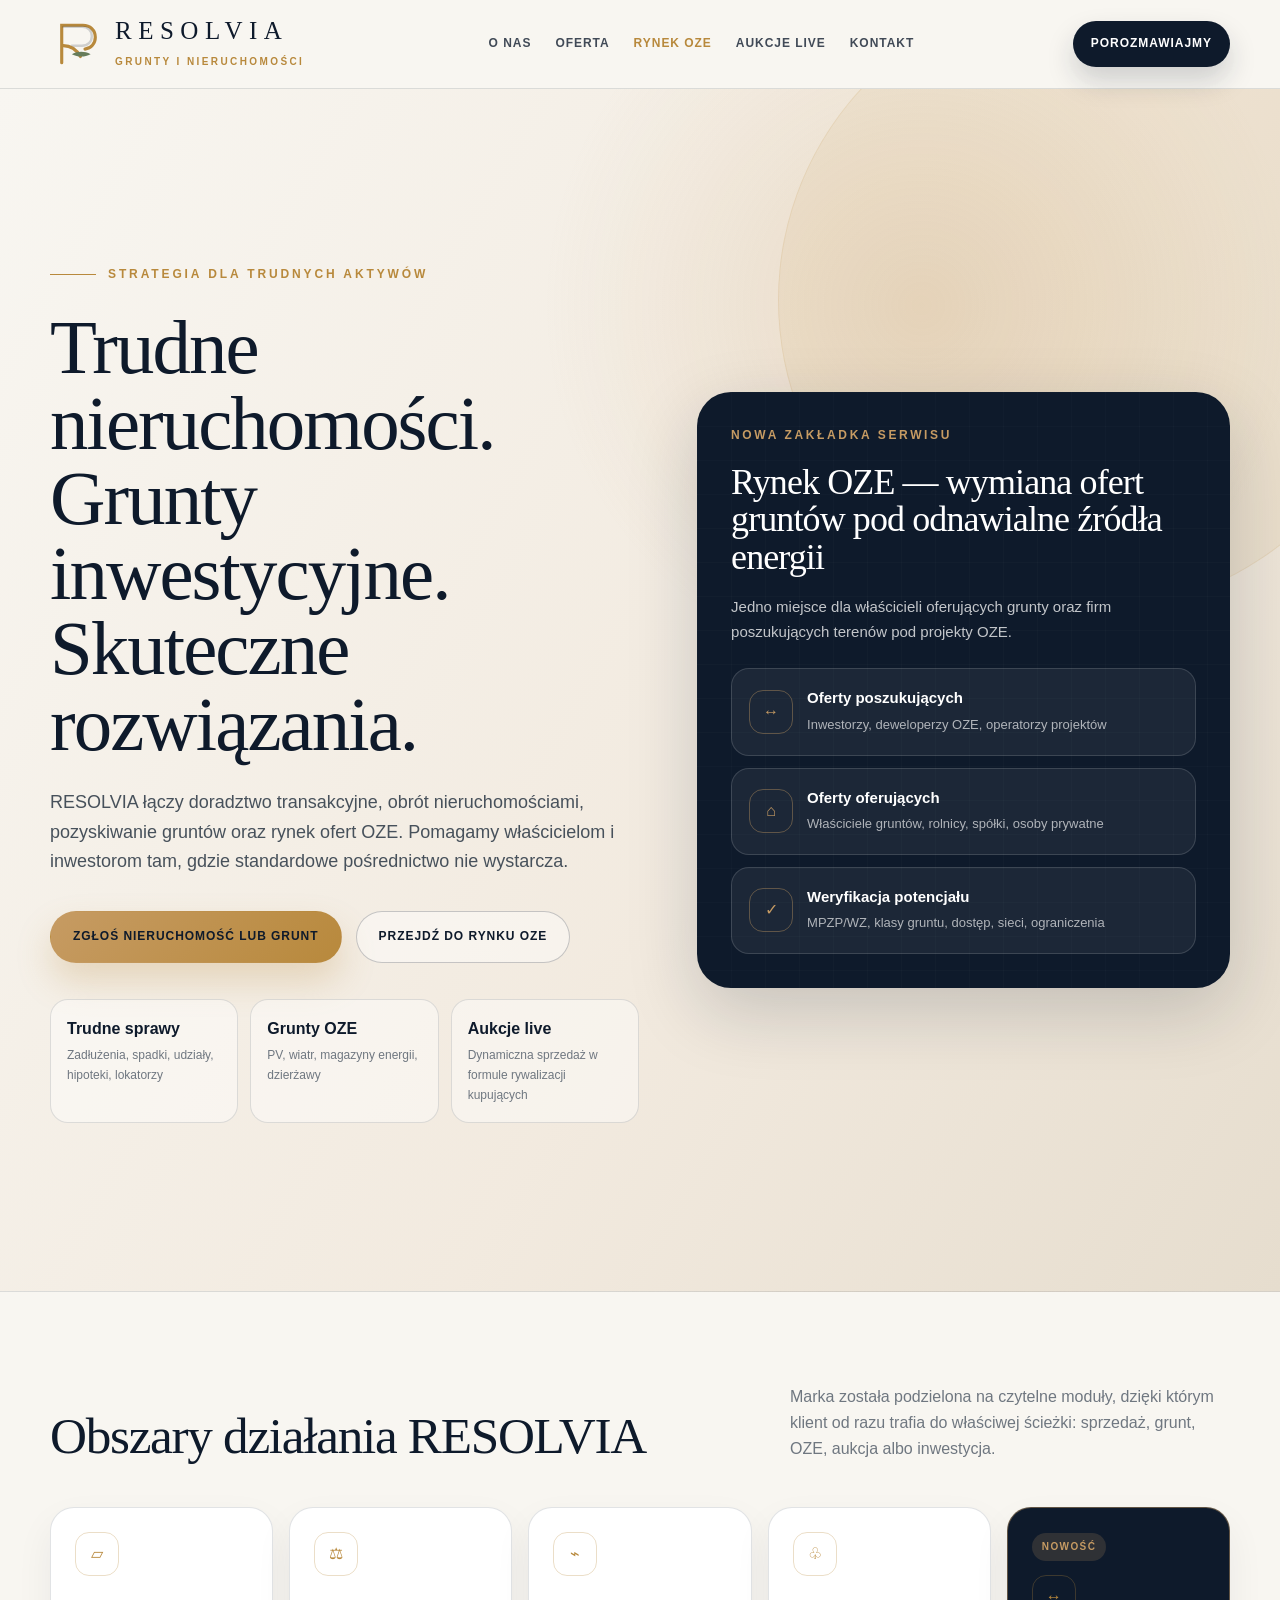
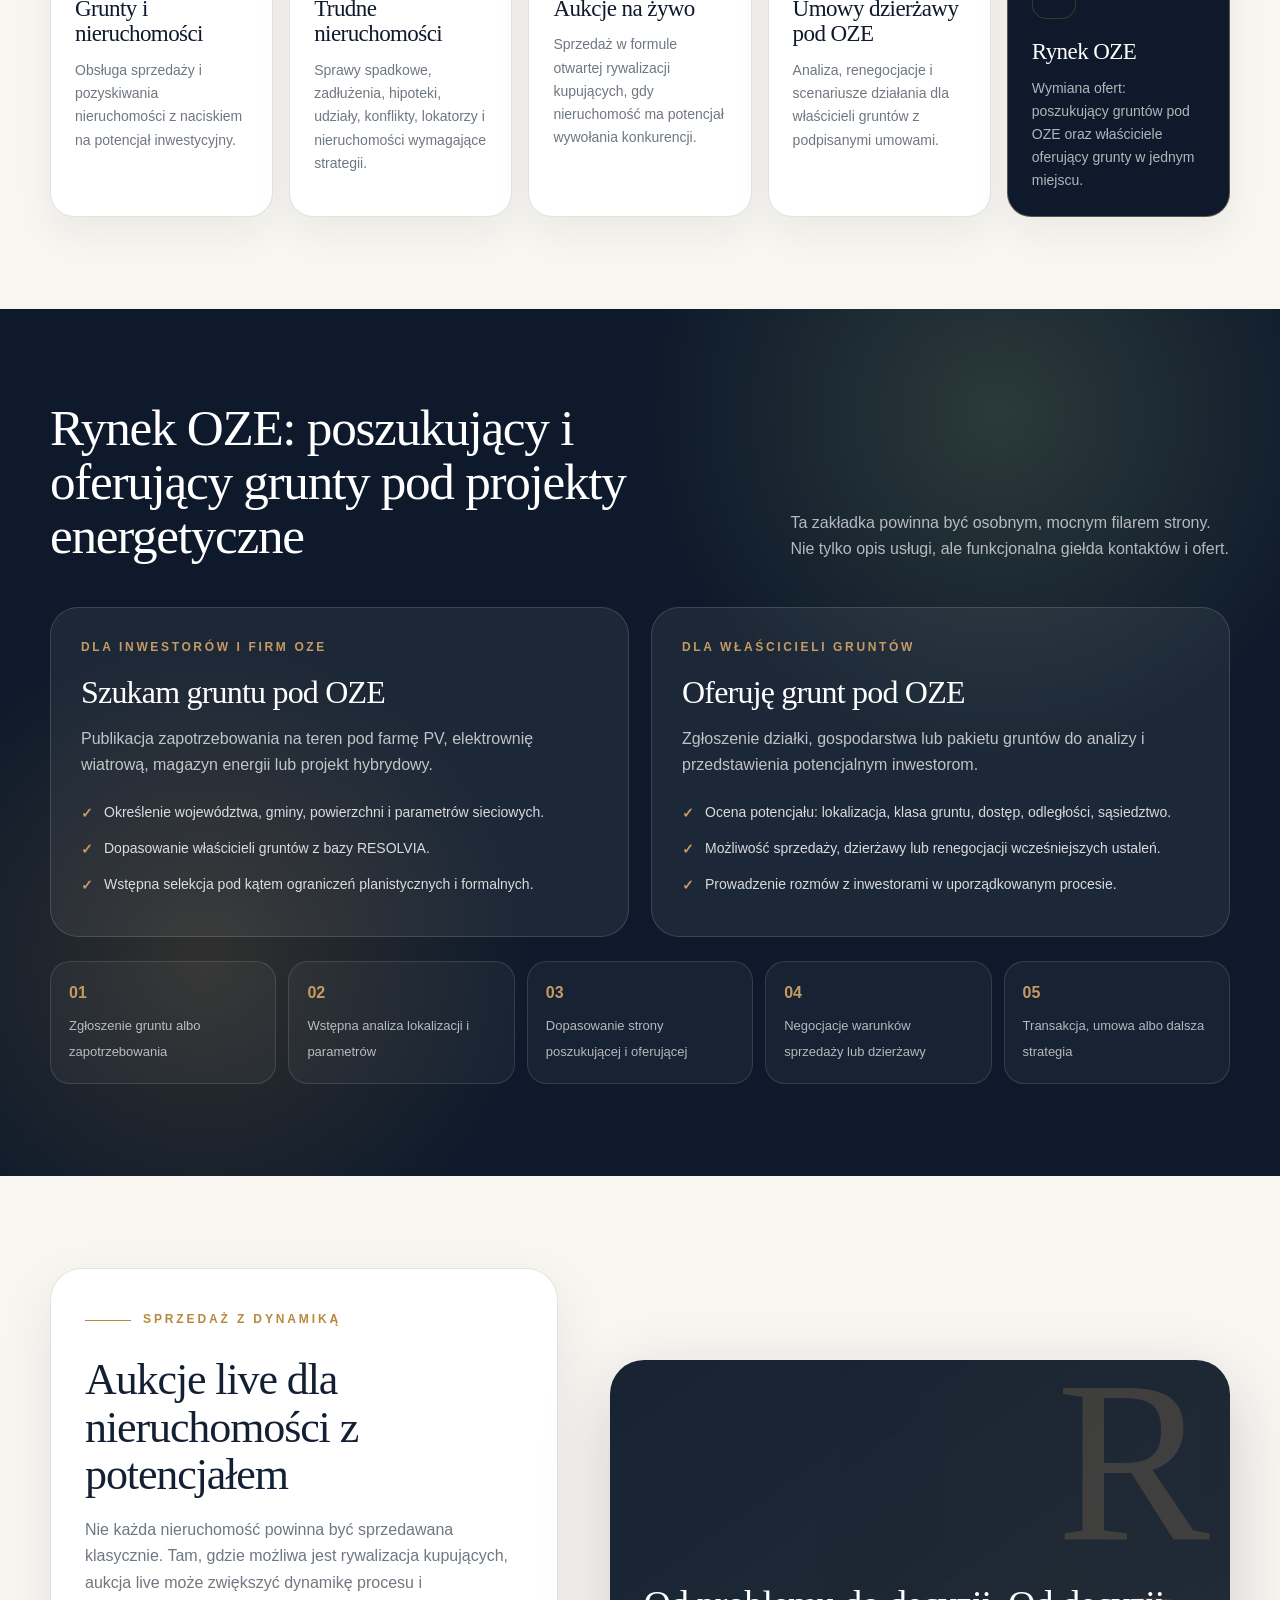
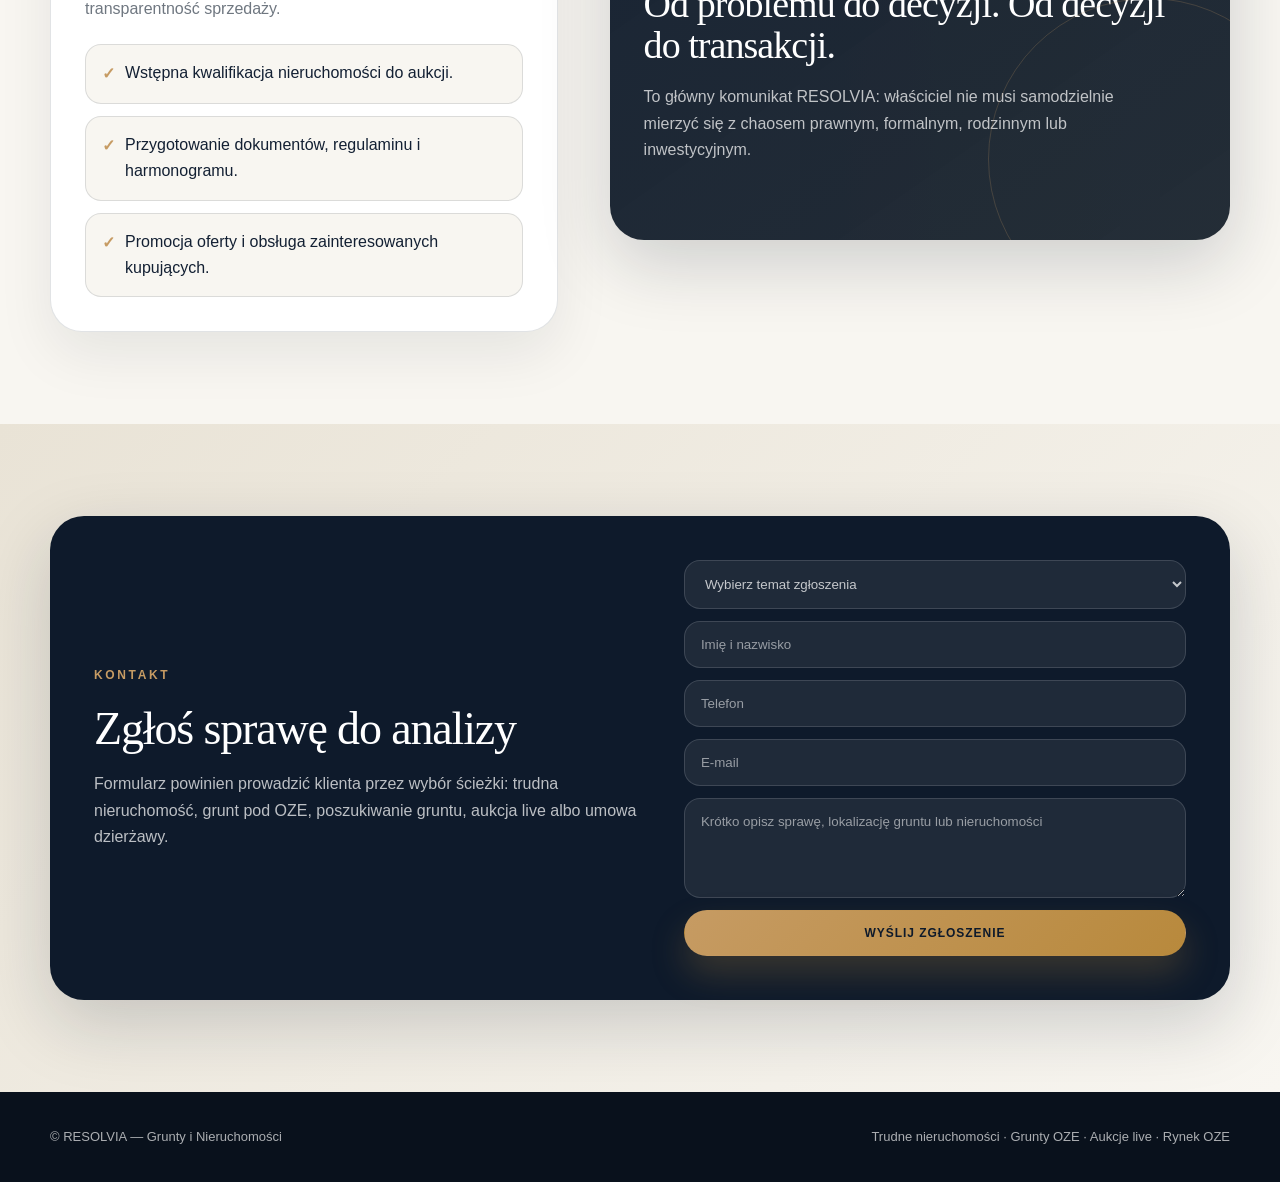
<file: index.html>
<!DOCTYPE html>
<html lang="pl">
<head>
  <meta charset="UTF-8" />
  <meta name="viewport" content="width=device-width, initial-scale=1.0" />
  <title>RESOLVIA — Grunty i Nieruchomości</title>
  <style>
    :root {
      --navy: #0E1A2B;
      --navy2: #17212B;
      --copper: #B8893C;
      --gold: #C69B63;
      --green: #677C5A;
      --green2: #4F6A45;
      --sand: #E9E3D6;
      --cream: #F8F6F1;
      --white: #FFFFFF;
      --text: #132033;
      --muted: #6F7780;
      --line: rgba(14, 26, 43, 0.12);
      --shadow: 0 24px 70px rgba(14,26,43,.18);
      --radius: 26px;
    }

    * { box-sizing: border-box; margin: 0; padding: 0; }
    html { scroll-behavior: smooth; }
    body {
      font-family: Montserrat, Inter, Arial, sans-serif;
      background: var(--cream);
      color: var(--text);
      line-height: 1.65;
    }
    a { text-decoration: none; color: inherit; }
    .container { width: min(1180px, calc(100% - 42px)); margin: 0 auto; }

    .topbar {
      position: sticky; top: 0; z-index: 50;
      background: rgba(248, 246, 241, .92);
      border-bottom: 1px solid var(--line);
      backdrop-filter: blur(18px);
    }
    .nav {
      height: 88px;
      display: flex;
      align-items: center;
      justify-content: space-between;
      gap: 28px;
    }
    .brand {
      display: flex;
      align-items: center;
      gap: 15px;
      min-width: 280px;
    }
    .mark {
      width: 50px; height: 50px;
      display: grid; place-items: center;
    }
    .brand-name strong {
      font-family: Georgia, 'Times New Roman', serif;
      font-size: 25px;
      line-height: 1;
      font-weight: 500;
      letter-spacing: .26em;
      color: var(--navy);
    }
    .brand-name span {
      display: block;
      margin-top: 7px;
      font-size: 10px;
      text-transform: uppercase;
      letter-spacing: .24em;
      color: var(--copper);
      font-weight: 700;
    }
    .menu {
      display: flex;
      align-items: center;
      gap: 24px;
      font-size: 12px;
      text-transform: uppercase;
      letter-spacing: .08em;
      color: var(--navy);
      font-weight: 700;
    }
    .menu a { opacity: .78; transition: .2s; }
    .menu a:hover, .menu a.active { opacity: 1; color: var(--copper); }
    .nav-cta {
      padding: 13px 18px;
      border-radius: 999px;
      background: var(--navy);
      color: var(--white);
      box-shadow: 0 14px 28px rgba(14,26,43,.18);
      font-size: 12px;
      letter-spacing: .08em;
      text-transform: uppercase;
      font-weight: 800;
    }

    .hero {
      position: relative;
      overflow: hidden;
      background:
        radial-gradient(circle at 72% 18%, rgba(198,155,99,.22), transparent 28%),
        linear-gradient(120deg, var(--cream) 0%, #F2EADF 58%, #E6DDCE 100%);
      border-bottom: 1px solid var(--line);
    }
    .hero::after {
      content: "";
      position: absolute;
      right: -120px; top: -100px;
      width: 620px; height: 620px;
      background: rgba(184,137,60,.08);
      border: 1px solid rgba(184,137,60,.12);
      border-radius: 50%;
    }
    .hero-grid {
      position: relative; z-index: 2;
      min-height: 720px;
      display: grid;
      grid-template-columns: 1.05fr .95fr;
      gap: 58px;
      align-items: center;
      padding: 76px 0;
    }
    .eyebrow {
      display: inline-flex;
      align-items: center;
      gap: 12px;
      margin-bottom: 26px;
      color: var(--copper);
      text-transform: uppercase;
      font-size: 12px;
      font-weight: 800;
      letter-spacing: .24em;
    }
    .eyebrow::before { content: ""; width: 46px; height: 1px; background: var(--copper); }
    h1, h2, h3 { font-family: Georgia, 'Times New Roman', serif; font-weight: 500; letter-spacing: -.025em; }
    h1 {
      max-width: 750px;
      font-size: clamp(45px, 6vw, 80px);
      line-height: .98;
      color: var(--navy);
      margin-bottom: 26px;
    }
    .hero p {
      max-width: 650px;
      font-size: 18px;
      color: #47515B;
      margin-bottom: 34px;
    }
    .actions { display: flex; flex-wrap: wrap; gap: 14px; margin-bottom: 36px; }
    .btn {
      display: inline-flex; align-items: center; justify-content: center;
      gap: 10px;
      border-radius: 999px;
      padding: 15px 22px;
      font-size: 12px;
      font-weight: 900;
      letter-spacing: .08em;
      text-transform: uppercase;
      transition: .2s;
      border: 1px solid transparent;
    }
    .btn:hover { transform: translateY(-2px); }
    .btn-primary { background: linear-gradient(135deg, var(--gold), var(--copper)); color: var(--navy); box-shadow: 0 18px 34px rgba(184,137,60,.25); }
    .btn-outline { border-color: rgba(14,26,43,.22); color: var(--navy); background: rgba(255,255,255,.42); }
    .trust-strip {
      display: grid;
      grid-template-columns: repeat(3, 1fr);
      gap: 12px;
      max-width: 680px;
    }
    .trust-item {
      padding: 16px;
      border: 1px solid rgba(14,26,43,.12);
      background: rgba(255,255,255,.42);
      border-radius: 18px;
    }
    .trust-item strong { display: block; color: var(--navy); font-size: 16px; }
    .trust-item span { display: block; color: var(--muted); font-size: 12px; margin-top: 4px; }

    .hero-card {
      background: var(--navy);
      color: var(--white);
      border-radius: 34px;
      padding: 34px;
      box-shadow: var(--shadow);
      position: relative;
      overflow: hidden;
    }
    .hero-card::before {
      content: "";
      position: absolute;
      inset: 0;
      background:
        linear-gradient(rgba(255,255,255,.035) 1px, transparent 1px),
        linear-gradient(90deg, rgba(255,255,255,.035) 1px, transparent 1px);
      background-size: 34px 34px;
      opacity: .5;
    }
    .hero-card > * { position: relative; z-index: 1; }
    .card-label { color: var(--gold); font-size: 12px; text-transform: uppercase; letter-spacing: .22em; font-weight: 800; margin-bottom: 18px; }
    .hero-card h2 { font-size: 36px; line-height: 1.05; margin-bottom: 18px; }
    .hero-card p { color: rgba(255,255,255,.75); font-size: 15px; margin-bottom: 24px; }
    .ozenav {
      display: grid;
      gap: 12px;
      margin-top: 20px;
    }
    .ozenav .row {
      display: flex;
      gap: 14px;
      align-items: center;
      padding: 17px;
      border: 1px solid rgba(255,255,255,.14);
      background: rgba(255,255,255,.06);
      border-radius: 18px;
    }
    .icon {
      width: 44px; height: 44px;
      border-radius: 14px;
      border: 1px solid rgba(198,155,99,.4);
      display: grid; place-items: center;
      color: var(--gold);
      flex: 0 0 auto;
    }
    .row strong { display: block; font-size: 15px; }
    .row span { color: rgba(255,255,255,.65); font-size: 13px; }

    section { padding: 92px 0; }
    .section-head {
      display: flex;
      justify-content: space-between;
      gap: 40px;
      align-items: end;
      margin-bottom: 44px;
    }
    .section-head h2 { font-size: clamp(34px, 4vw, 56px); line-height: 1.05; color: var(--navy); max-width: 720px; }
    .section-head p { max-width: 440px; color: var(--muted); }

    .services {
      display: grid;
      grid-template-columns: repeat(5, 1fr);
      gap: 16px;
    }
    .service {
      background: var(--white);
      border: 1px solid var(--line);
      border-radius: 24px;
      padding: 24px;
      min-height: 230px;
      box-shadow: 0 16px 38px rgba(14,26,43,.06);
      transition: .22s;
    }
    .service:hover { transform: translateY(-5px); box-shadow: 0 24px 50px rgba(14,26,43,.1); }
    .service .icon { color: var(--copper); border-color: rgba(184,137,60,.28); margin-bottom: 20px; }
    .service h3 { font-size: 23px; line-height: 1.12; margin-bottom: 12px; color: var(--navy); }
    .service p { color: var(--muted); font-size: 14px; }
    .service.highlight {
      background: var(--navy);
      color: var(--white);
      border-color: rgba(198,155,99,.45);
      position: relative;
      overflow: hidden;
    }
    .service.highlight h3 { color: var(--white); }
    .service.highlight p { color: rgba(255,255,255,.68); }
    .badge {
      display: inline-flex;
      padding: 6px 10px;
      border-radius: 999px;
      background: rgba(103,124,90,.16);
      color: var(--green2);
      font-size: 10px;
      text-transform: uppercase;
      letter-spacing: .14em;
      font-weight: 900;
      margin-bottom: 14px;
    }
    .highlight .badge { background: rgba(198,155,99,.18); color: var(--gold); }

    .oze-market {
      background: var(--navy);
      color: var(--white);
      position: relative;
      overflow: hidden;
    }
    .oze-market::before {
      content: "";
      position: absolute; inset: 0;
      background:
        radial-gradient(circle at 78% 12%, rgba(103,124,90,.32), transparent 28%),
        radial-gradient(circle at 16% 75%, rgba(184,137,60,.20), transparent 26%);
    }
    .oze-market .container { position: relative; z-index: 2; }
    .oze-market .section-head h2 { color: var(--white); }
    .oze-market .section-head p { color: rgba(255,255,255,.68); }
    .market-grid {
      display: grid;
      grid-template-columns: 1fr 1fr;
      gap: 22px;
      margin-top: 24px;
    }
    .market-card {
      border: 1px solid rgba(255,255,255,.14);
      background: rgba(255,255,255,.06);
      border-radius: 28px;
      padding: 30px;
      min-height: 330px;
    }
    .market-card h3 { font-size: 32px; line-height: 1.08; margin-bottom: 16px; }
    .market-card p { color: rgba(255,255,255,.72); margin-bottom: 22px; }
    .market-card ul { list-style: none; display: grid; gap: 12px; }
    .market-card li {
      display: flex; gap: 11px; align-items: flex-start;
      color: rgba(255,255,255,.83);
      font-size: 14px;
    }
    .check {
      color: var(--gold);
      font-weight: 900;
      margin-top: 1px;
    }
    .flow {
      display: grid;
      grid-template-columns: repeat(5, 1fr);
      gap: 12px;
      margin-top: 24px;
    }
    .flow-step {
      border: 1px solid rgba(255,255,255,.12);
      background: rgba(255,255,255,.04);
      border-radius: 20px;
      padding: 18px;
    }
    .flow-step b { color: var(--gold); display: block; margin-bottom: 6px; }
    .flow-step span { color: rgba(255,255,255,.68); font-size: 13px; }

    .split {
      display: grid;
      grid-template-columns: .9fr 1.1fr;
      gap: 52px;
      align-items: center;
    }
    .panel {
      background: var(--white);
      border: 1px solid var(--line);
      border-radius: 32px;
      padding: 34px;
      box-shadow: 0 22px 56px rgba(14,26,43,.08);
    }
    .panel h2 { font-size: 44px; line-height: 1.08; margin-bottom: 18px; }
    .panel p { color: var(--muted); margin-bottom: 22px; }
    .list { display: grid; gap: 12px; list-style: none; }
    .list li {
      padding: 15px 16px;
      border-radius: 16px;
      background: var(--cream);
      border: 1px solid var(--line);
      display: flex;
      gap: 10px;
    }
    .visual-card {
      background:
        linear-gradient(145deg, rgba(14,26,43,.96), rgba(23,33,43,.94)),
        linear-gradient(90deg, transparent, rgba(198,155,99,.12));
      color: var(--white);
      border-radius: 34px;
      padding: 34px;
      min-height: 480px;
      position: relative;
      overflow: hidden;
      box-shadow: var(--shadow);
    }
    .visual-card::after {
      content: "";
      position: absolute;
      right: -80px;
      bottom: -80px;
      width: 320px; height: 320px;
      border: 1px solid rgba(198,155,99,.22);
      border-radius: 50%;
    }
    .big-r {
      font-family: Georgia, 'Times New Roman', serif;
      font-size: 230px;
      line-height: .8;
      color: rgba(198,155,99,.20);
      position: absolute;
      right: 20px; top: 10px;
    }
    .visual-card h3 { position: relative; font-size: 38px; line-height: 1.08; margin-top: 190px; margin-bottom: 18px; }
    .visual-card p { position: relative; color: rgba(255,255,255,.72); max-width: 520px; }

    .contact {
      background: linear-gradient(135deg, var(--sand), var(--cream));
    }
    .contact-box {
      background: var(--navy);
      color: var(--white);
      border-radius: 34px;
      padding: 44px;
      display: grid;
      grid-template-columns: 1fr .9fr;
      gap: 32px;
      align-items: center;
      box-shadow: var(--shadow);
    }
    .contact-box h2 { color: var(--white); font-size: 46px; line-height: 1.08; margin-bottom: 18px; }
    .contact-box p { color: rgba(255,255,255,.72); }
    .form {
      display: grid;
      gap: 12px;
    }
    input, select, textarea {
      width: 100%;
      border: 1px solid rgba(255,255,255,.14);
      background: rgba(255,255,255,.07);
      color: var(--white);
      padding: 15px 16px;
      border-radius: 16px;
      outline: none;
      font-family: inherit;
    }
    textarea { min-height: 100px; resize: vertical; }
    input::placeholder, textarea::placeholder { color: rgba(255,255,255,.54); }
    select { color: rgba(255,255,255,.74); }
    footer {
      background: #09111C;
      color: rgba(255,255,255,.66);
      padding: 34px 0;
      font-size: 13px;
    }
    .footer-grid { display: flex; justify-content: space-between; gap: 24px; align-items: center; }

    @media (max-width: 980px) {
      .menu { display: none; }
      .hero-grid, .split, .contact-box, .market-grid { grid-template-columns: 1fr; }
      .services { grid-template-columns: repeat(2, 1fr); }
      .flow { grid-template-columns: repeat(2, 1fr); }
      .trust-strip { grid-template-columns: 1fr; }
      .hero { min-height: auto; }
      .hero-grid { min-height: auto; }
    }
    @media (max-width: 640px) {
      .services, .flow { grid-template-columns: 1fr; }
      .brand-name strong { font-size: 19px; letter-spacing: .18em; }
      .brand-name span { font-size: 8px; }
      .nav-cta { display: none; }
      .section-head { display: block; }
      .section-head p { margin-top: 16px; }
      section { padding: 68px 0; }
    }
  </style>
</head>
<body>
  <div class="page">
    <header class="topbar">
      <div class="container nav">
        <a class="brand" href="#top" aria-label="RESOLVIA">
          <div class="mark">
            <svg viewBox="0 0 64 64" fill="none" aria-hidden="true">
              <path d="M15 56V8h27c9.5 0 16 6.2 16 15.4 0 8.2-5.4 14.2-13.2 15.2" stroke="#B8893C" stroke-width="4" stroke-linecap="round"/>
              <path d="M17 10h24c7.5 0 12.5 4.8 12.5 12 0 7.2-5.2 12.2-12.8 12.2H28" stroke="#0E1A2B" stroke-width="3" stroke-linecap="round" opacity=".18"/>
              <path d="M17 34c10 0 17 5.2 22 14" stroke="#B8893C" stroke-width="4" stroke-linecap="round"/>
              <path d="M28 45c8-4 16-4 24 0-8 4-16 4-24 0Z" fill="#677C5A"/>
            </svg>
          </div>
          <div class="brand-name">
            <strong>RESOLVIA</strong>
            <span>Grunty i Nieruchomości</span>
          </div>
        </a>
        <nav class="menu">
          <a href="#o-nas">O nas</a>
          <a href="#uslugi">Oferta</a>
          <a href="#oze" class="active">Rynek OZE</a>
          <a href="#aukcje">Aukcje live</a>
          <a href="#kontakt">Kontakt</a>
        </nav>
        <a class="nav-cta" href="#kontakt">Porozmawiajmy</a>
      </div>
    </header>

    <main id="top">
      <section class="hero">
        <div class="container hero-grid">
          <div>
            <div class="eyebrow">Strategia dla trudnych aktywów</div>
            <h1>Trudne nieruchomości. Grunty inwestycyjne. Skuteczne rozwiązania.</h1>
            <p>RESOLVIA łączy doradztwo transakcyjne, obrót nieruchomościami, pozyskiwanie gruntów oraz rynek ofert OZE. Pomagamy właścicielom i inwestorom tam, gdzie standardowe pośrednictwo nie wystarcza.</p>
            <div class="actions">
              <a class="btn btn-primary" href="#kontakt">Zgłoś nieruchomość lub grunt</a>
              <a class="btn btn-outline" href="#oze">Przejdź do Rynku OZE</a>
            </div>
            <div class="trust-strip">
              <div class="trust-item"><strong>Trudne sprawy</strong><span>Zadłużenia, spadki, udziały, hipoteki, lokatorzy</span></div>
              <div class="trust-item"><strong>Grunty OZE</strong><span>PV, wiatr, magazyny energii, dzierżawy</span></div>
              <div class="trust-item"><strong>Aukcje live</strong><span>Dynamiczna sprzedaż w formule rywalizacji kupujących</span></div>
            </div>
          </div>

          <aside class="hero-card">
            <div class="card-label">Nowa zakładka serwisu</div>
            <h2>Rynek OZE — wymiana ofert gruntów pod odnawialne źródła energii</h2>
            <p>Jedno miejsce dla właścicieli oferujących grunty oraz firm poszukujących terenów pod projekty OZE.</p>
            <div class="ozenav">
              <div class="row">
                <div class="icon">↔</div>
                <div><strong>Oferty poszukujących</strong><span>Inwestorzy, deweloperzy OZE, operatorzy projektów</span></div>
              </div>
              <div class="row">
                <div class="icon">⌂</div>
                <div><strong>Oferty oferujących</strong><span>Właściciele gruntów, rolnicy, spółki, osoby prywatne</span></div>
              </div>
              <div class="row">
                <div class="icon">✓</div>
                <div><strong>Weryfikacja potencjału</strong><span>MPZP/WZ, klasy gruntu, dostęp, sieci, ograniczenia</span></div>
              </div>
            </div>
          </aside>
        </div>
      </section>

      <section id="uslugi">
        <div class="container">
          <div class="section-head">
            <h2>Obszary działania RESOLVIA</h2>
            <p>Marka została podzielona na czytelne moduły, dzięki którym klient od razu trafia do właściwej ścieżki: sprzedaż, grunt, OZE, aukcja albo inwestycja.</p>
          </div>
          <div class="services">
            <article class="service">
              <div class="icon">▱</div>
              <h3>Grunty i nieruchomości</h3>
              <p>Obsługa sprzedaży i pozyskiwania nieruchomości z naciskiem na potencjał inwestycyjny.</p>
            </article>
            <article class="service">
              <div class="icon">⚖</div>
              <h3>Trudne nieruchomości</h3>
              <p>Sprawy spadkowe, zadłużenia, hipoteki, udziały, konflikty, lokatorzy i nieruchomości wymagające strategii.</p>
            </article>
            <article class="service">
              <div class="icon">⌁</div>
              <h3>Aukcje na żywo</h3>
              <p>Sprzedaż w formule otwartej rywalizacji kupujących, gdy nieruchomość ma potencjał wywołania konkurencji.</p>
            </article>
            <article class="service">
              <div class="icon">♧</div>
              <h3>Umowy dzierżawy pod OZE</h3>
              <p>Analiza, renegocjacje i scenariusze działania dla właścicieli gruntów z podpisanymi umowami.</p>
            </article>
            <article class="service highlight">
              <span class="badge">Nowość</span>
              <div class="icon">↔</div>
              <h3>Rynek OZE</h3>
              <p>Wymiana ofert: poszukujący gruntów pod OZE oraz właściciele oferujący grunty w jednym miejscu.</p>
            </article>
          </div>
        </div>
      </section>

      <section class="oze-market" id="oze">
        <div class="container">
          <div class="section-head">
            <h2>Rynek OZE: poszukujący i oferujący grunty pod projekty energetyczne</h2>
            <p>Ta zakładka powinna być osobnym, mocnym filarem strony. Nie tylko opis usługi, ale funkcjonalna giełda kontaktów i ofert.</p>
          </div>

          <div class="market-grid">
            <div class="market-card">
              <div class="card-label">Dla inwestorów i firm OZE</div>
              <h3>Szukam gruntu pod OZE</h3>
              <p>Publikacja zapotrzebowania na teren pod farmę PV, elektrownię wiatrową, magazyn energii lub projekt hybrydowy.</p>
              <ul>
                <li><span class="check">✓</span><span>Określenie województwa, gminy, powierzchni i parametrów sieciowych.</span></li>
                <li><span class="check">✓</span><span>Dopasowanie właścicieli gruntów z bazy RESOLVIA.</span></li>
                <li><span class="check">✓</span><span>Wstępna selekcja pod kątem ograniczeń planistycznych i formalnych.</span></li>
              </ul>
            </div>
            <div class="market-card">
              <div class="card-label">Dla właścicieli gruntów</div>
              <h3>Oferuję grunt pod OZE</h3>
              <p>Zgłoszenie działki, gospodarstwa lub pakietu gruntów do analizy i przedstawienia potencjalnym inwestorom.</p>
              <ul>
                <li><span class="check">✓</span><span>Ocena potencjału: lokalizacja, klasa gruntu, dostęp, odległości, sąsiedztwo.</span></li>
                <li><span class="check">✓</span><span>Możliwość sprzedaży, dzierżawy lub renegocjacji wcześniejszych ustaleń.</span></li>
                <li><span class="check">✓</span><span>Prowadzenie rozmów z inwestorami w uporządkowanym procesie.</span></li>
              </ul>
            </div>
          </div>

          <div class="flow">
            <div class="flow-step"><b>01</b><span>Zgłoszenie gruntu albo zapotrzebowania</span></div>
            <div class="flow-step"><b>02</b><span>Wstępna analiza lokalizacji i parametrów</span></div>
            <div class="flow-step"><b>03</b><span>Dopasowanie strony poszukującej i oferującej</span></div>
            <div class="flow-step"><b>04</b><span>Negocjacje warunków sprzedaży lub dzierżawy</span></div>
            <div class="flow-step"><b>05</b><span>Transakcja, umowa albo dalsza strategia</span></div>
          </div>
        </div>
      </section>

      <section id="aukcje">
        <div class="container split">
          <div class="panel">
            <div class="eyebrow">Sprzedaż z dynamiką</div>
            <h2>Aukcje live dla nieruchomości z potencjałem</h2>
            <p>Nie każda nieruchomość powinna być sprzedawana klasycznie. Tam, gdzie możliwa jest rywalizacja kupujących, aukcja live może zwiększyć dynamikę procesu i transparentność sprzedaży.</p>
            <ul class="list">
              <li><span class="check">✓</span><span>Wstępna kwalifikacja nieruchomości do aukcji.</span></li>
              <li><span class="check">✓</span><span>Przygotowanie dokumentów, regulaminu i harmonogramu.</span></li>
              <li><span class="check">✓</span><span>Promocja oferty i obsługa zainteresowanych kupujących.</span></li>
            </ul>
          </div>
          <div class="visual-card">
            <div class="big-r">R</div>
            <h3>Od problemu do decyzji. Od decyzji do transakcji.</h3>
            <p>To główny komunikat RESOLVIA: właściciel nie musi samodzielnie mierzyć się z chaosem prawnym, formalnym, rodzinnym lub inwestycyjnym.</p>
          </div>
        </div>
      </section>

      <section class="contact" id="kontakt">
        <div class="container contact-box">
          <div>
            <div class="card-label">Kontakt</div>
            <h2>Zgłoś sprawę do analizy</h2>
            <p>Formularz powinien prowadzić klienta przez wybór ścieżki: trudna nieruchomość, grunt pod OZE, poszukiwanie gruntu, aukcja live albo umowa dzierżawy.</p>
          </div>
          <form class="form">
            <select>
              <option>Wybierz temat zgłoszenia</option>
              <option>Mam trudną nieruchomość</option>
              <option>Oferuję grunt pod OZE</option>
              <option>Szukam gruntu pod OZE</option>
              <option>Chcę przeanalizować umowę dzierżawy pod OZE</option>
              <option>Chcę sprzedać przez aukcję live</option>
            </select>
            <input type="text" placeholder="Imię i nazwisko" />
            <input type="tel" placeholder="Telefon" />
            <input type="email" placeholder="E-mail" />
            <textarea placeholder="Krótko opisz sprawę, lokalizację gruntu lub nieruchomości"></textarea>
            <button class="btn btn-primary" type="button">Wyślij zgłoszenie</button>
          </form>
        </div>
      </section>
    </main>

    <footer>
      <div class="container footer-grid">
        <div>© RESOLVIA — Grunty i Nieruchomości</div>
        <div>Trudne nieruchomości · Grunty OZE · Aukcje live · Rynek OZE</div>
      </div>
    </footer>
  </div>
</body>
</html>
</file>
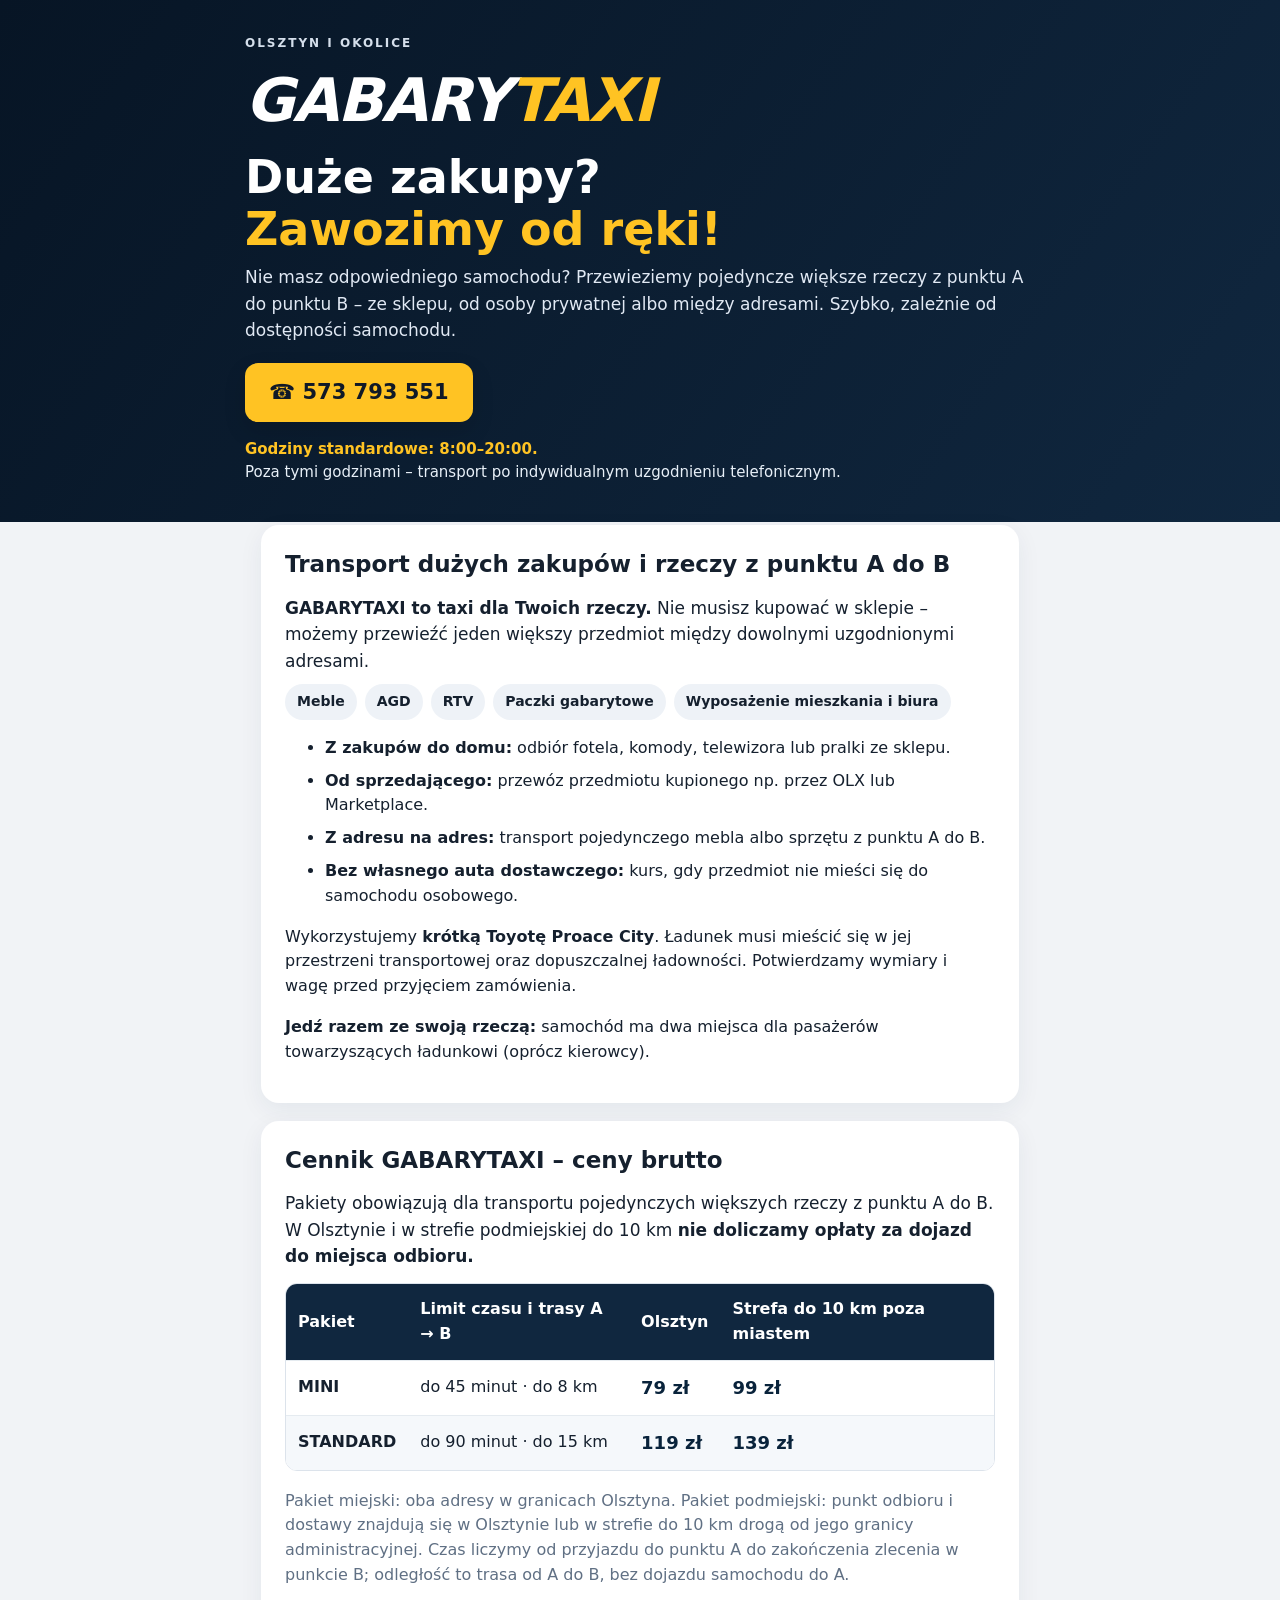
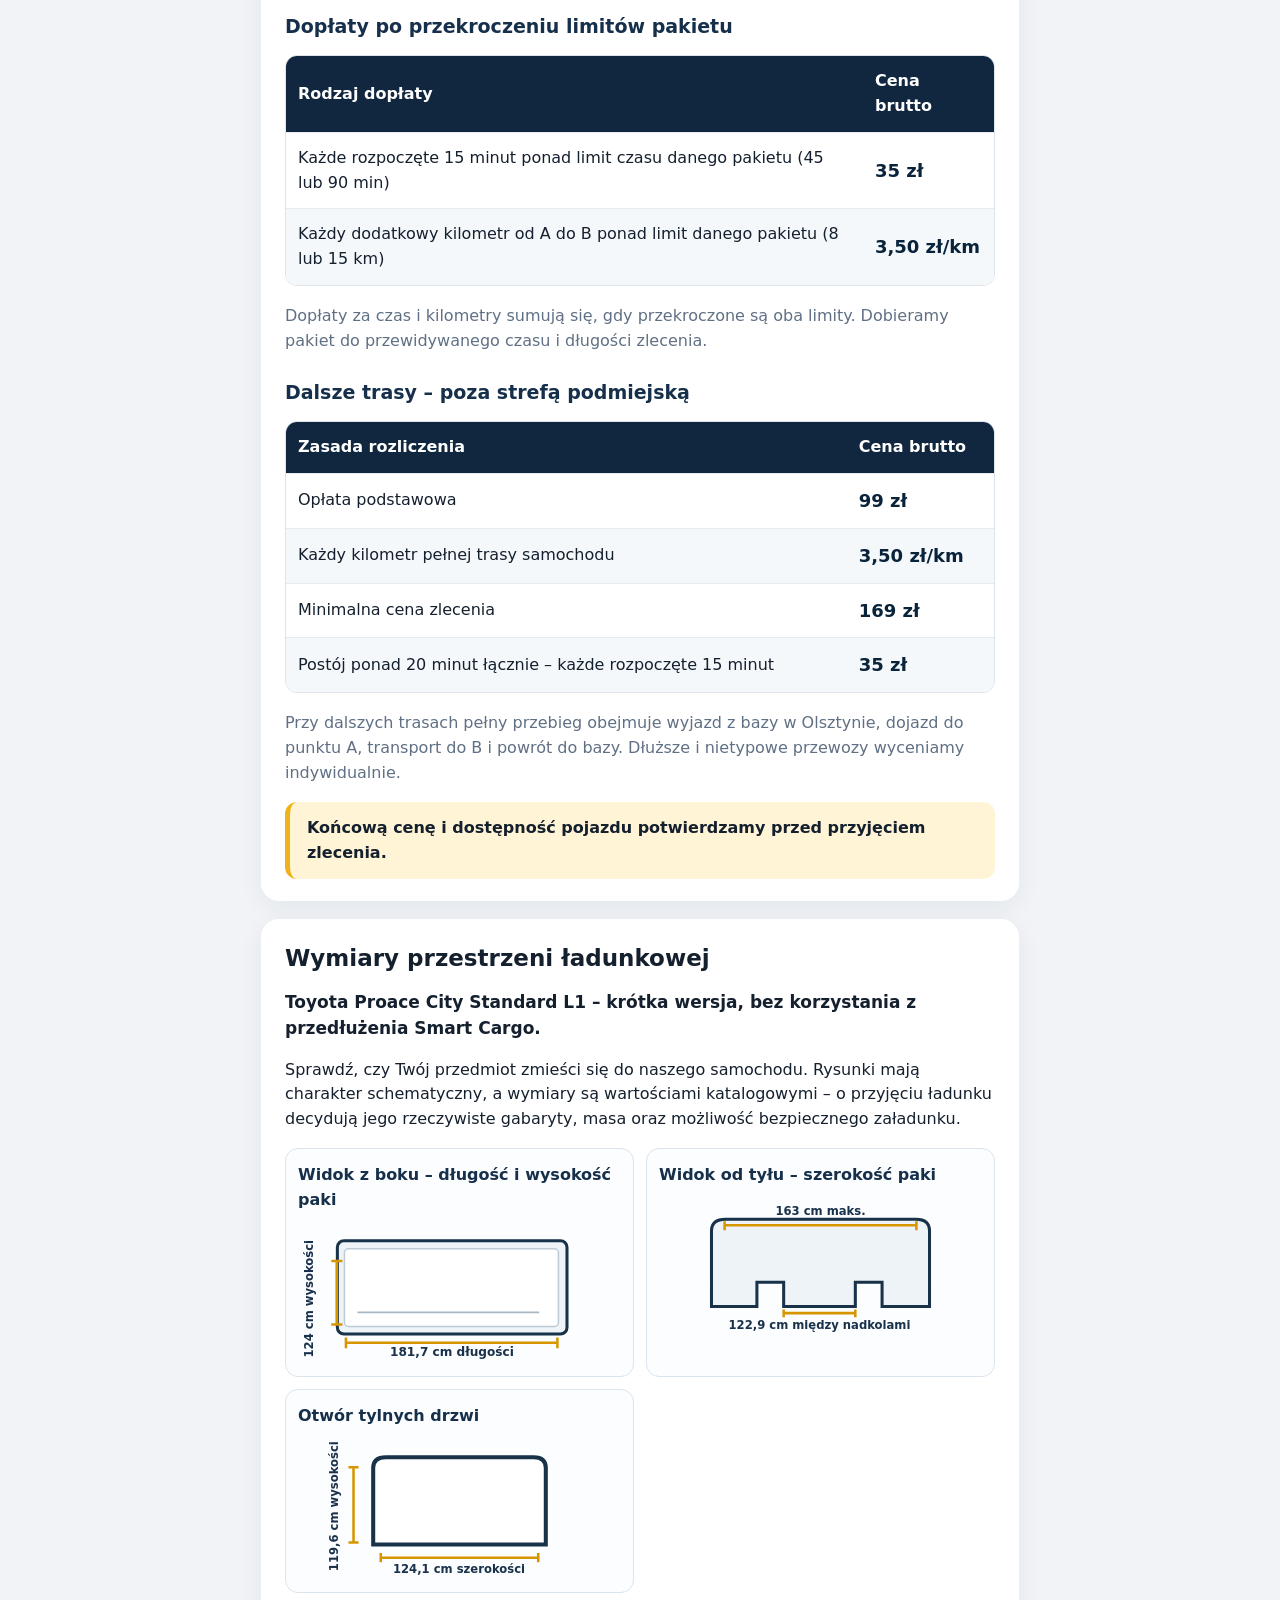
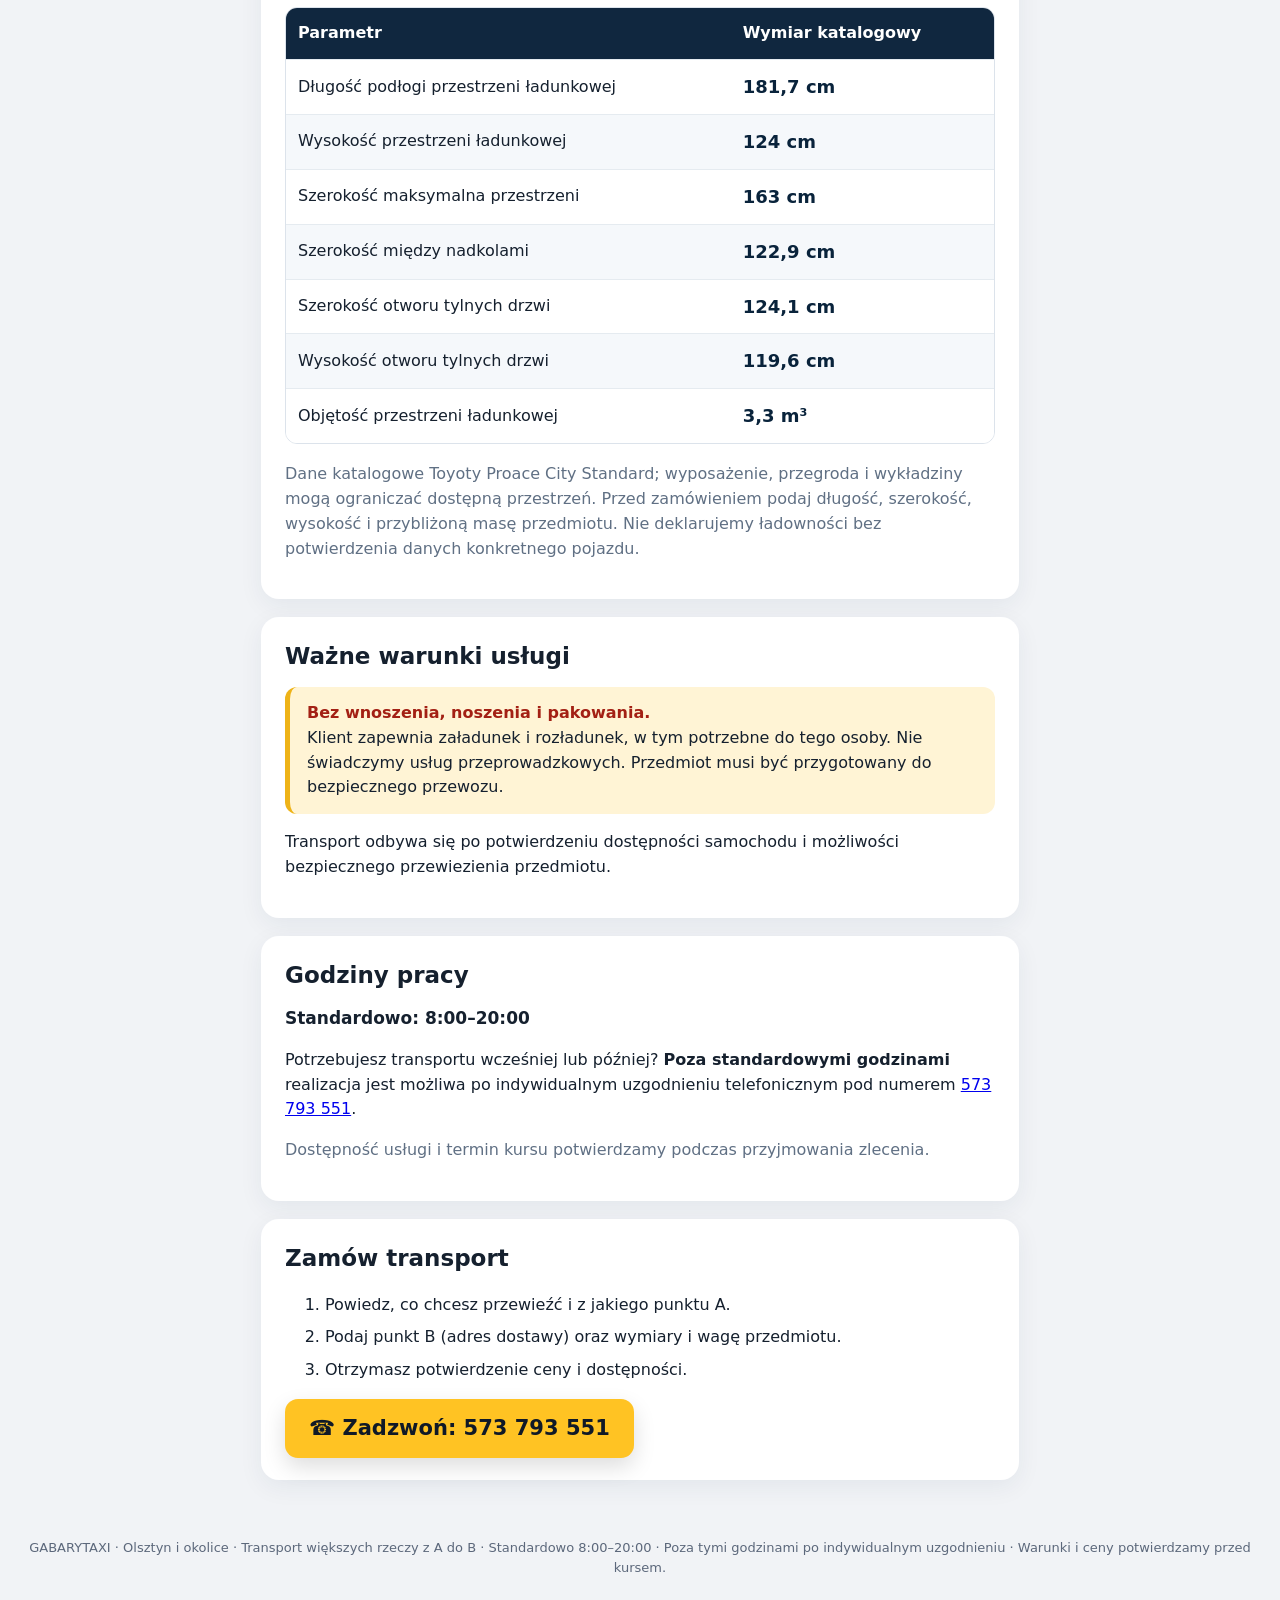
<file: gabarytaxi/index.html>
<!doctype html>
<html lang="pl"><head><meta charset="utf-8"><meta name="viewport" content="width=device-width,initial-scale=1"><meta name="theme-color" content="#071525"><meta name="description" content="GABARYTAXI – transport większych rzeczy z punktu A do B w Olsztynie i okolicach. Meble, AGD, RTV, zakupy i pojedyncze gabaryty. Cennik od 79 zł.">
<title>GABARYTAXI | Oferta i cennik – Olsztyn</title>
<style>
:root{--navy:#071525;--navy2:#10273f;--yellow:#ffc323;--text:#15202e}*{box-sizing:border-box}
body{margin:0;background:#f1f3f6;color:var(--text);font-family:system-ui,-apple-system,Segoe UI,Roboto,Arial,sans-serif;line-height:1.55}
header{background:linear-gradient(125deg,var(--navy),var(--navy2));padding:34px 18px 38px;color:white}
.wrap{max-width:790px;margin:auto}.brand{font-size:clamp(35px,8vw,60px);font-weight:900;font-style:italic;letter-spacing:-1.7px;line-height:1.08}.brand span{color:var(--yellow)}
.eyebrow{color:#d5dfeb;font-weight:650;text-transform:uppercase;font-size:12px;letter-spacing:2px;margin-bottom:15px}
h1{font-size:clamp(28px,6vw,46px);margin:20px 0 8px;line-height:1.13}
h1 em{color:var(--yellow);font-style:normal}header p{color:#e1e9f4;margin:8px 0 20px;font-size:17px}
.hours-head{display:block;margin:16px 0 0;color:#e8f0f8;font-size:15px;line-height:1.55}.hours-head strong{color:var(--yellow)}
.call{display:inline-flex;align-items:center;justify-content:center;gap:9px;background:var(--yellow);color:#101927;text-decoration:none;padding:13px 24px;border-radius:13px;font-weight:900;font-size:21px;box-shadow:0 9px 22px #0002}
main{max-width:790px;margin:-15px auto 38px;padding:0 16px}section{background:white;border-radius:18px;margin:18px 0;padding:22px 24px;box-shadow:0 7px 24px #152d4a10}
h2{font-size:23px;margin:0 0 12px}h3{font-size:19px;margin:24px 0 10px;color:#16304b}.lead{font-size:17px;margin:0 0 10px}
.pills{display:flex;gap:8px;flex-wrap:wrap}.pill{padding:7px 12px;background:#eef2f7;border-radius:99px;font-weight:700;font-size:14px}
.price{display:flex;justify-content:space-between;gap:14px;border-top:1px solid #e6e9ef;padding:14px 0;align-items:baseline}
.table-scroll{width:100%;overflow-x:auto;border-radius:12px;margin:14px 0 18px;border:1px solid #dce3eb}
table.tariff{border-collapse:collapse;width:100%;min-width:590px;background:white}
table.tariff.two-col{min-width:420px}
.tariff th,.tariff td{padding:13px 12px;border-bottom:1px solid #e5ebf0;text-align:left;vertical-align:middle}
.tariff thead th{background:#10273f;color:white;font-weight:800}
.tariff tbody tr:nth-child(even){background:#f5f8fb}
.tariff tbody tr:last-child td,.tariff tbody tr:last-child th{border-bottom:0}
.tariff .money{white-space:nowrap;font-size:18px;font-weight:900;color:#09233b}
.dim-cards{display:grid;grid-template-columns:repeat(2,minmax(0,1fr));gap:12px}
.dim-card{padding:12px;border:1px solid #dbe4ec;border-radius:13px;background:#fbfdff}
.dim-card h3{margin:2px 0 5px;font-size:16px}
.dim-card svg{width:100%;height:auto;display:block}
@media(max-width:630px){.dim-cards{grid-template-columns:1fr}.tariff th,.tariff td{padding:12px 9px;font-size:14px}.tariff .money{font-size:16px}}

.price strong{white-space:nowrap;font-size:20px;color:#12263d}
.note{border-radius:12px;background:#fff4d5;border-left:5px solid #eeb318;padding:14px 17px}
small,.muted{color:#607084}.bad{font-weight:900;color:#a32014}
li{margin:8px 0}footer{text-align:center;color:#5c687b;font-size:13px;padding:20px 12px 35px}
@media(max-width:480px){section{padding:19px 17px}.price strong{font-size:18px}.price{font-size:15px}.call{width:100%}}
</style></head>
<body><header><div class="wrap">
<div class="eyebrow">Olsztyn i okolice</div>
<div class="brand">GABARY<span>TAXI</span></div>
<h1>Duże zakupy?<br><em>Zawozimy od ręki!</em></h1>
<p>Nie masz odpowiedniego samochodu? Przewieziemy pojedyncze większe rzeczy z punktu A do punktu B – ze sklepu, od osoby prywatnej albo między adresami. Szybko, zależnie od dostępności samochodu.</p>
<a class="call" href="tel:+48573793551">☎ 573 793 551</a>
<p class="hours-head"><strong>Godziny standardowe: 8:00–20:00.</strong><br>Poza tymi godzinami – transport po indywidualnym uzgodnieniu telefonicznym.</p>
</div></header>
<main>
<section><h2>Transport dużych zakupów i rzeczy z punktu A do B</h2>
<p class="lead"><strong>GABARYTAXI to taxi dla Twoich rzeczy.</strong> Nie musisz kupować w sklepie – możemy przewieźć jeden większy przedmiot między dowolnymi uzgodnionymi adresami.</p>
<div class="pills"><span class="pill">Meble</span><span class="pill">AGD</span><span class="pill">RTV</span><span class="pill">Paczki gabarytowe</span><span class="pill">Wyposażenie mieszkania i biura</span></div>
<ul>
<li><strong>Z zakupów do domu:</strong> odbiór fotela, komody, telewizora lub pralki ze sklepu.</li>
<li><strong>Od sprzedającego:</strong> przewóz przedmiotu kupionego np. przez OLX lub Marketplace.</li>
<li><strong>Z adresu na adres:</strong> transport pojedynczego mebla albo sprzętu z punktu A do B.</li>
<li><strong>Bez własnego auta dostawczego:</strong> kurs, gdy przedmiot nie mieści się do samochodu osobowego.</li>
</ul>
<p>Wykorzystujemy <strong>krótką Toyotę Proace City</strong>. Ładunek musi mieścić się w jej przestrzeni transportowej oraz dopuszczalnej ładowności. Potwierdzamy wymiary i wagę przed przyjęciem zamówienia.</p>
<p><strong>Jedź razem ze swoją rzeczą:</strong> samochód ma dwa miejsca dla pasażerów towarzyszących ładunkowi (oprócz kierowcy).</p>
</section>

<section id="cennik">
<h2>Cennik GABARYTAXI – ceny brutto</h2>
<p class="lead">Pakiety obowiązują dla transportu pojedynczych większych rzeczy z punktu A do B. W Olsztynie i w strefie podmiejskiej do 10 km <strong>nie doliczamy opłaty za dojazd do miejsca odbioru.</strong></p>
<div class="table-scroll"><table class="tariff">
<thead><tr><th scope="col">Pakiet</th><th scope="col">Limit czasu i trasy A → B</th><th scope="col">Olsztyn</th><th scope="col">Strefa do 10 km poza miastem</th></tr></thead>
<tbody>
<tr><th scope="row">MINI</th><td>do 45 minut · do 8 km</td><td class="money">79 zł</td><td class="money">99 zł</td></tr>
<tr><th scope="row">STANDARD</th><td>do 90 minut · do 15 km</td><td class="money">119 zł</td><td class="money">139 zł</td></tr>
</tbody></table></div>
<p class="muted">Pakiet miejski: oba adresy w granicach Olsztyna. Pakiet podmiejski: punkt odbioru i dostawy znajdują się w Olsztynie lub w strefie do 10 km drogą od jego granicy administracyjnej. Czas liczymy od przyjazdu do punktu A do zakończenia zlecenia w punkcie B; odległość to trasa od A do B, bez dojazdu samochodu do A.</p>
<h3>Dopłaty po przekroczeniu limitów pakietu</h3>
<div class="table-scroll"><table class="tariff two-col"><thead><tr><th scope="col">Rodzaj dopłaty</th><th scope="col">Cena brutto</th></tr></thead><tbody>
<tr><td>Każde rozpoczęte 15 minut ponad limit czasu danego pakietu (45 lub 90 min)</td><td class="money">35 zł</td></tr>
<tr><td>Każdy dodatkowy kilometr od A do B ponad limit danego pakietu (8 lub 15 km)</td><td class="money">3,50 zł/km</td></tr>
</tbody></table></div>
<p class="muted">Dopłaty za czas i kilometry sumują się, gdy przekroczone są oba limity. Dobieramy pakiet do przewidywanego czasu i długości zlecenia.</p>
<h3>Dalsze trasy – poza strefą podmiejską</h3>
<div class="table-scroll"><table class="tariff two-col"><thead><tr><th scope="col">Zasada rozliczenia</th><th scope="col">Cena brutto</th></tr></thead><tbody>
<tr><td>Opłata podstawowa</td><td class="money">99 zł</td></tr>
<tr><td>Każdy kilometr pełnej trasy samochodu</td><td class="money">3,50 zł/km</td></tr>
<tr><td>Minimalna cena zlecenia</td><td class="money">169 zł</td></tr>
<tr><td>Postój ponad 20 minut łącznie – każde rozpoczęte 15 minut</td><td class="money">35 zł</td></tr>
</tbody></table></div>
<p class="muted">Przy dalszych trasach pełny przebieg obejmuje wyjazd z bazy w Olsztynie, dojazd do punktu A, transport do B i powrót do bazy. Dłuższe i nietypowe przewozy wyceniamy indywidualnie.</p>
<div class="note"><strong>Końcową cenę i dostępność pojazdu potwierdzamy przed przyjęciem zlecenia.</strong></div>
</section>
<section id="wymiary">
<h2>Wymiary przestrzeni ładunkowej</h2>
<p class="lead"><strong>Toyota Proace City Standard L1 – krótka wersja, bez korzystania z przedłużenia Smart Cargo.</strong></p>
<p>Sprawdź, czy Twój przedmiot zmieści się do naszego samochodu. Rysunki mają charakter schematyczny, a wymiary są wartościami katalogowymi – o przyjęciu ładunku decydują jego rzeczywiste gabaryty, masa oraz możliwość bezpiecznego załadunku.</p>
<div class="dim-cards">
<div class="dim-card">
<h3>Widok z boku – długość i wysokość paki</h3>
<svg role="img" aria-label="Schemat przestrzeni ładunkowej z boku: długość podłogi 181,7 cm i wysokość 124 cm" xmlns="http://www.w3.org/2000/svg" viewBox="0 0 640 290">
<rect x="78" y="45" width="455" height="185" rx="13" fill="#edf3f7" stroke="#18324a" stroke-width="6"/>
<rect x="92" y="61" width="424" height="154" rx="8" fill="white" stroke="#bdcbd7" stroke-width="3"/>
<line x1="118" y1="187" x2="478" y2="187" stroke="#a8b9c6" stroke-width="3"/>
<path d="M95 247 H514 M95 237 V258 M514 237 V258" stroke="#d79500" stroke-width="5" fill="none"/>
<path d="M77 85 V211 M66 85 H88 M66 211 H88" stroke="#d79500" stroke-width="5" fill="none"/>
<text x="305" y="274" text-anchor="middle" font-size="24" font-weight="800" fill="#19314b">181,7 cm długości</text>
<text x="30" y="160" transform="rotate(-90 30 160)" text-anchor="middle" font-size="23" font-weight="800" fill="#19314b">124 cm wysokości</text>
</svg>
</div>
<div class="dim-card">
<h3>Widok od tyłu – szerokość paki</h3>
<svg role="img" aria-label="Schemat przestrzeni ładunkowej od tyłu: maksymalna szerokość 163 cm, między nadkolami 122,9 cm" xmlns="http://www.w3.org/2000/svg" viewBox="0 0 640 290">
<path d="M104 225 V75 Q104 52 132 52 H509 Q536 52 536 75 V225 H442 V177 H389 V225 H247 V177 H194 V225 Z" fill="#edf3f7" stroke="#18324a" stroke-width="6"/>
<path d="M130 64 H510" stroke="#d79500" stroke-width="5"/>
<path d="M130 56 V74 M510 56 V74" stroke="#d79500" stroke-width="5"/>
<text x="320" y="43" text-anchor="middle" font-size="23" font-weight="800" fill="#19314b">163 cm maks.</text>
<path d="M247 238 H389 M247 231 V246 M389 231 V246" stroke="#d79500" stroke-width="5" fill="none"/>
<text x="318" y="270" text-anchor="middle" font-size="23" font-weight="800" fill="#19314b">122,9 cm między nadkolami</text>
</svg>
</div>
<div class="dim-card">
<h3>Otwór tylnych drzwi</h3>
<svg role="img" aria-label="Schemat otworu tylnych drzwi: szerokość 124,1 cm, wysokość 119,6 cm" xmlns="http://www.w3.org/2000/svg" viewBox="0 0 640 290">
<path d="M149 219 V67 Q149 46 174 46 H467 Q491 46 491 67 V219 Z" fill="white" stroke="#18324a" stroke-width="8"/>
<path d="M164 245 H476 M164 236 V254 M476 236 V254" stroke="#d79500" stroke-width="5" fill="none"/>
<text x="319" y="275" text-anchor="middle" font-size="23" font-weight="800" fill="#19314b">124,1 cm szerokości</text>
<path d="M110 66 V215 M100 66 H120 M100 215 H120" stroke="#d79500" stroke-width="5" fill="none"/>
<text x="79" y="143" transform="rotate(-90 79 143)" text-anchor="middle" font-size="23" font-weight="800" fill="#19314b">119,6 cm wysokości</text>
</svg>
</div>
</div>
<div class="table-scroll"><table class="tariff two-col"><thead><tr><th scope="col">Parametr</th><th scope="col">Wymiar katalogowy</th></tr></thead><tbody>
<tr><td>Długość podłogi przestrzeni ładunkowej</td><td class="money">181,7 cm</td></tr>
<tr><td>Wysokość przestrzeni ładunkowej</td><td class="money">124 cm</td></tr>
<tr><td>Szerokość maksymalna przestrzeni</td><td class="money">163 cm</td></tr>
<tr><td>Szerokość między nadkolami</td><td class="money">122,9 cm</td></tr>
<tr><td>Szerokość otworu tylnych drzwi</td><td class="money">124,1 cm</td></tr>
<tr><td>Wysokość otworu tylnych drzwi</td><td class="money">119,6 cm</td></tr>
<tr><td>Objętość przestrzeni ładunkowej</td><td class="money">3,3 m³</td></tr>
</tbody></table></div>
<p class="muted">Dane katalogowe Toyoty Proace City Standard; wyposażenie, przegroda i wykładziny mogą ograniczać dostępną przestrzeń. Przed zamówieniem podaj długość, szerokość, wysokość i przybliżoną masę przedmiotu. Nie deklarujemy ładowności bez potwierdzenia danych konkretnego pojazdu.</p>
</section>
<section><h2>Ważne warunki usługi</h2>
<div class="note"><strong class="bad">Bez wnoszenia, noszenia i pakowania.</strong><div>Klient zapewnia załadunek i rozładunek, w tym potrzebne do tego osoby. Nie świadczymy usług przeprowadzkowych. Przedmiot musi być przygotowany do bezpiecznego przewozu.</div></div>
<p>Transport odbywa się po potwierdzeniu dostępności samochodu i możliwości bezpiecznego przewiezienia przedmiotu.</p>
</section>
<section><h2>Godziny pracy</h2><p class="lead"><strong>Standardowo: 8:00–20:00</strong></p><p>Potrzebujesz transportu wcześniej lub później? <strong>Poza standardowymi godzinami</strong> realizacja jest możliwa po indywidualnym uzgodnieniu telefonicznym pod numerem <a href="tel:+48573793551">573 793 551</a>.</p><p class="muted">Dostępność usługi i termin kursu potwierdzamy podczas przyjmowania zlecenia.</p></section>
<section><h2>Zamów transport</h2><ol><li>Powiedz, co chcesz przewieźć i z jakiego punktu A.</li><li>Podaj punkt B (adres dostawy) oraz wymiary i wagę przedmiotu.</li><li>Otrzymasz potwierdzenie ceny i dostępności.</li></ol>
<a class="call" href="tel:+48573793551">☎ Zadzwoń: 573 793 551</a></section>
</main><footer>GABARYTAXI · Olsztyn i okolice · Transport większych rzeczy z A do B · Standardowo 8:00–20:00 · Poza tymi godzinami po indywidualnym uzgodnieniu · Warunki i ceny potwierdzamy przed kursem.</footer>
</body></html>
</file>
